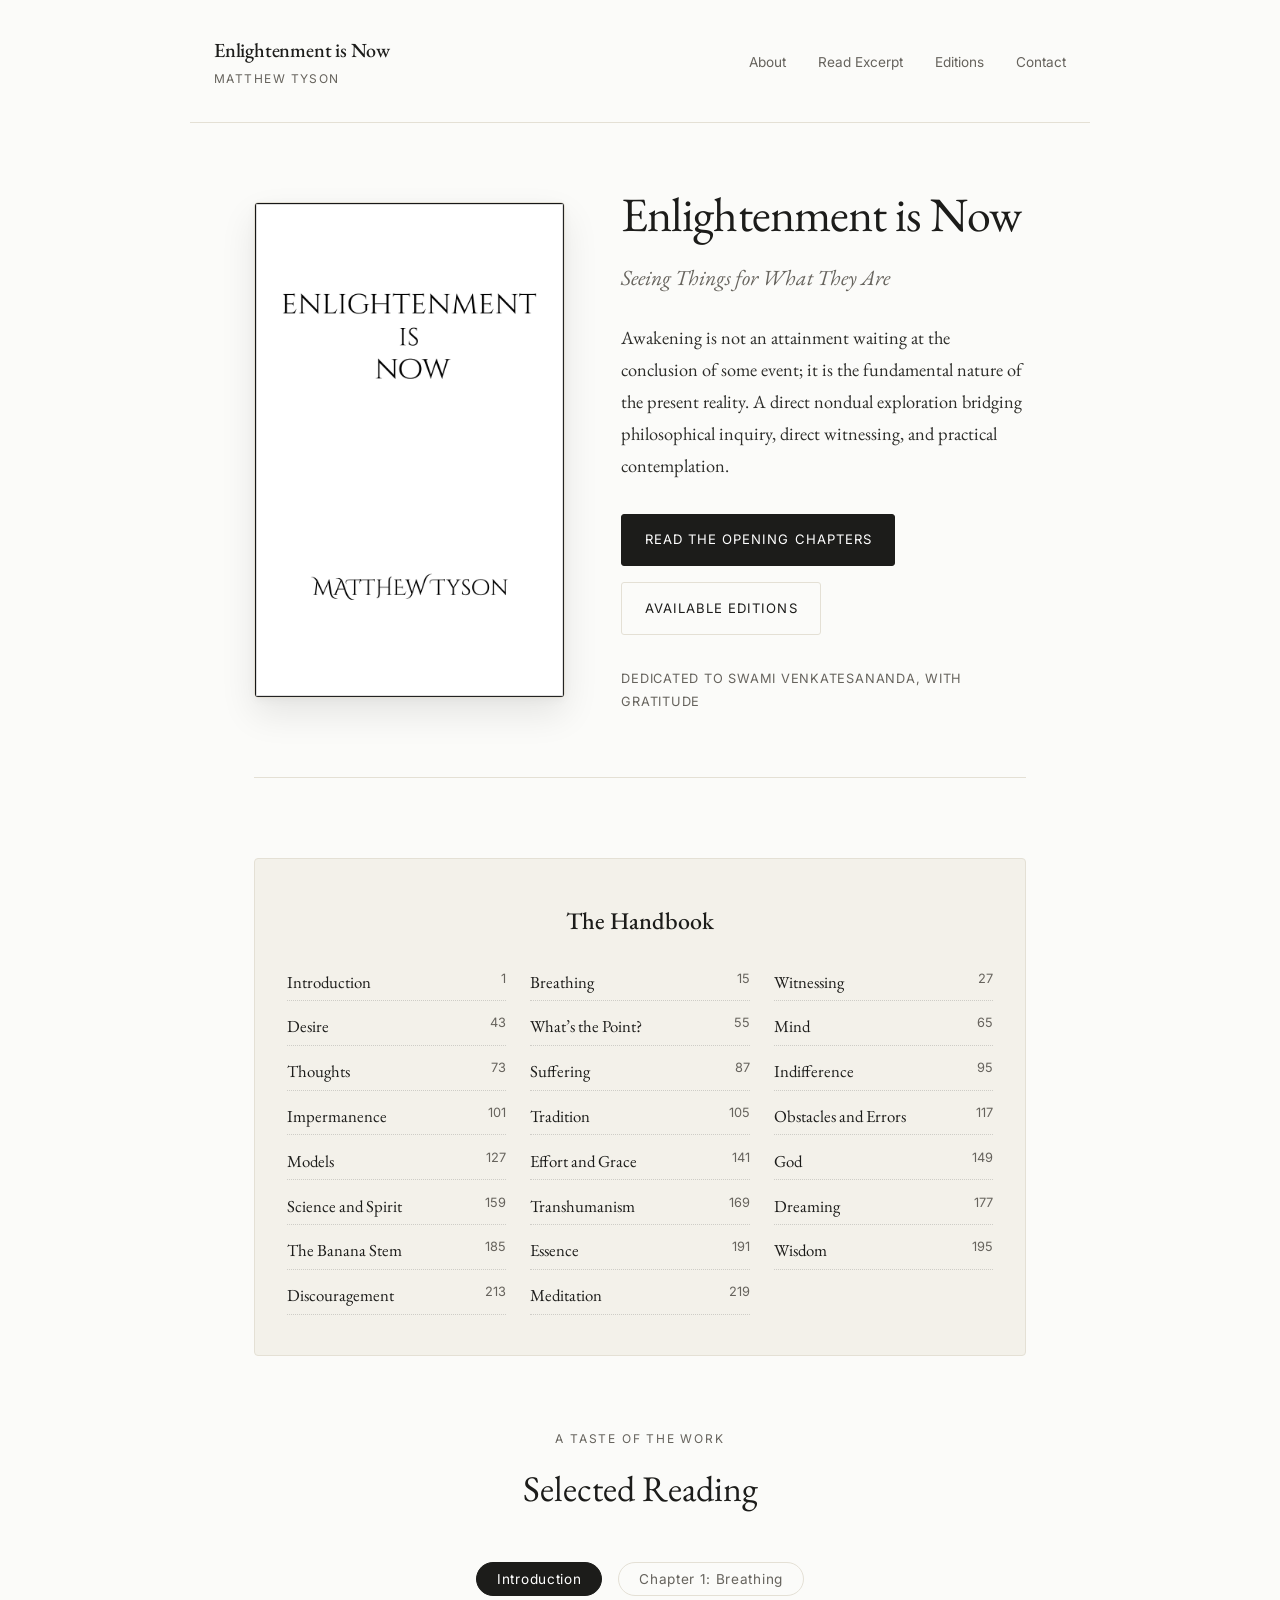
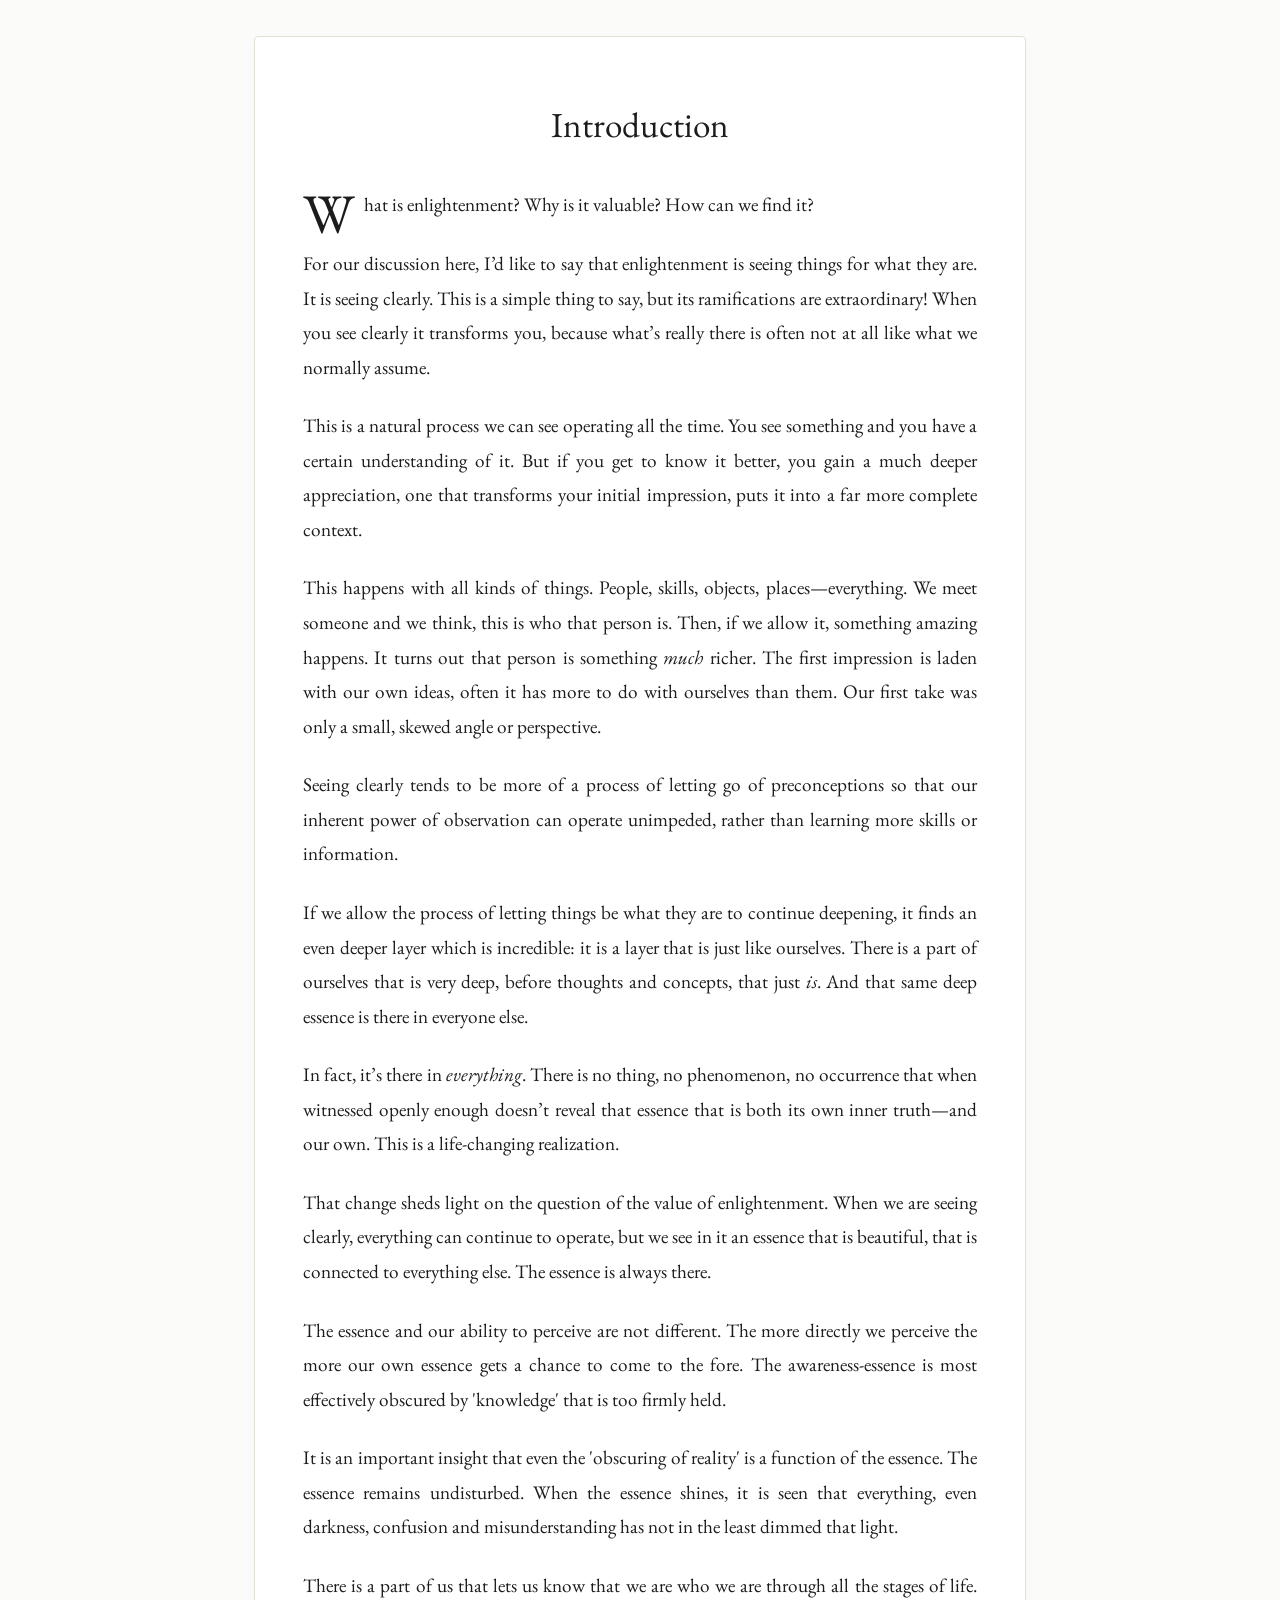
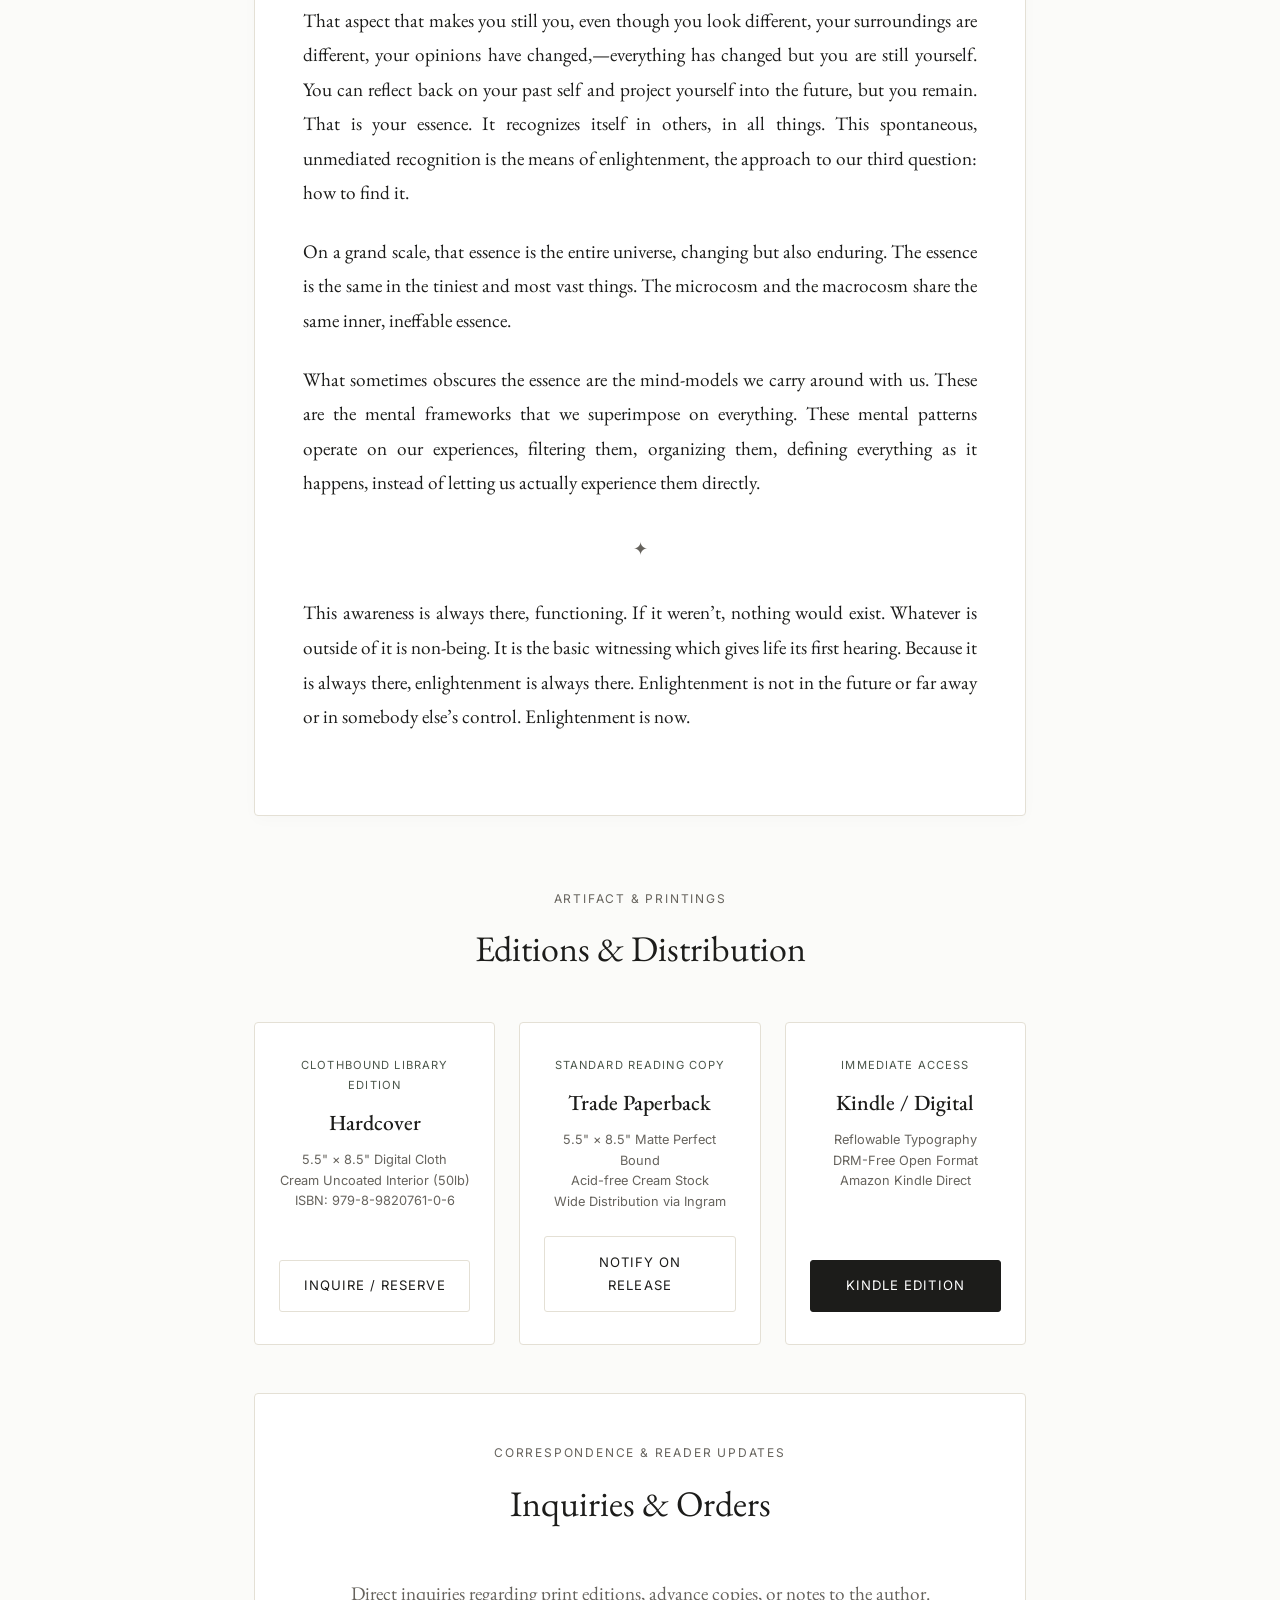
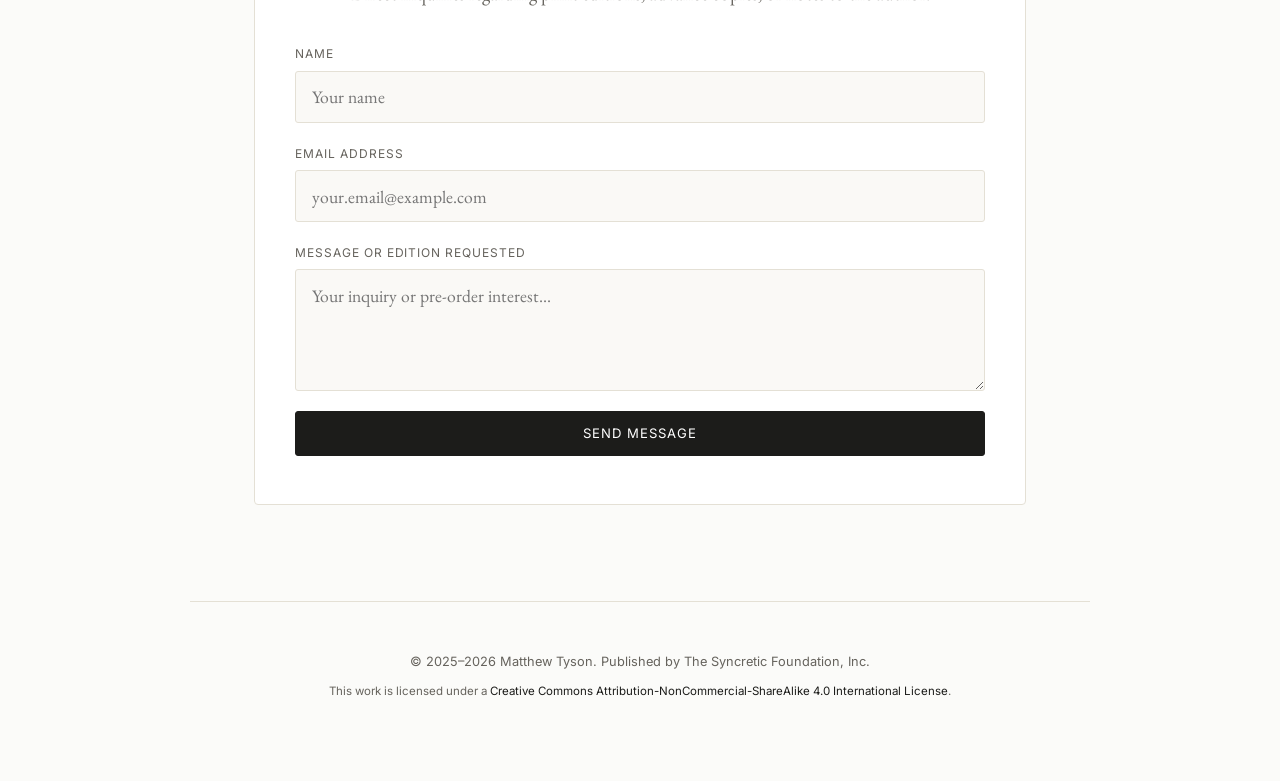
<file: index.html>
<!DOCTYPE html>
<html lang="en">

<head>
    <meta charset="UTF-8">
    <meta name="viewport" content="width=device-width, initial-scale=1.0">
    <title>Enlightenment is Now — Matthew Tyson</title>
    <meta name="description"
        content="A direct contemplative practice by Matthew Tyson. Exploring nondual awareness, breath, and immediate presence.">
    <link rel="preconnect" href="https://fonts.googleapis.com">
    <link rel="preconnect" href="https://fonts.gstatic.com" crossorigin>
    <meta property="og:title" content="Enlightenment is Now — Matthew Tyson">
    <meta property="og:description"
        content="A direct contemplative practice exploring nondual awareness, breath, and immediate presence.">
    <meta property="og:image" content="https://www.enlightenmentisnow.com/images/Kindle%20Cover%20(1).jpg">
    <meta property="og:url" content="https://www.enlightenmentisnow.com">
    <meta property="og:type" content="book">
    <meta name="twitter:card" content="summary_large_image">
    <link
        href="https://fonts.googleapis.com/css2?family=EB+Garamond:ital,wght@0,400..700;1,400..700&family=Inter:wght@300;400;500;600&display=swap"
        rel="stylesheet">
    <style>
        :root {
            --bg: #FBFBF9;
            --surface: #F3F1EA;
            --surface-card: #FFFFFF;
            --text: #1C1C1A;
            --text-muted: #66635D;
            --border: #E4E0D5;
            --accent: #2E382E;
            --accent-soft: #4A564A;
            --font-serif: 'EB Garamond', Georgia, serif;
            --font-sans: 'Inter', -apple-system, BlinkMacSystemFont, sans-serif;
        }

        * {
            box-sizing: border-box;
            margin: 0;
            padding: 0;
        }

        html {
            scroll-behavior: smooth;
        }

        body {
            background-color: var(--bg);
            color: var(--text);
            font-family: var(--font-serif);
            line-height: 1.8;
            font-size: 1.2rem;
            -webkit-font-smoothing: antialiased;
        }

        header {
            padding: 2rem 1.5rem;
            max-width: 900px;
            margin: 0 auto;
            display: flex;
            justify-content: space-between;
            align-items: center;
            border-bottom: 1px solid var(--border);
        }

        .brand {
            display: flex;
            flex-direction: column;
        }

        .brand .title {
            font-size: 1.25rem;
            font-weight: 500;
            letter-spacing: -0.01em;
            text-decoration: none;
            color: var(--text);
        }

        .brand .author {
            font-family: var(--font-sans);
            font-size: 0.75rem;
            text-transform: uppercase;
            letter-spacing: 0.12em;
            color: var(--text-muted);
        }

        nav a {
            font-family: var(--font-sans);
            font-size: 0.85rem;
            color: var(--text-muted);
            text-decoration: none;
            margin-left: 1.75rem;
            transition: color 0.2s;
        }

        nav a:hover {
            color: var(--text);
        }

        main {
            max-width: 820px;
            margin: 0 auto;
            padding: 4rem 1.5rem 6rem;
        }

        /* Hero */
        .hero {
            display: grid;
            grid-template-columns: 1fr 1.3fr;
            gap: 3.5rem;
            align-items: center;
            margin-bottom: 5rem;
            padding-bottom: 4rem;
            border-bottom: 1px solid var(--border);
        }

        .book-cover {
            width: 100%;
            max-width: 320px;
            height: auto;
            display: block;
            margin: 0 auto;
            border-radius: 4px;
            border: 1px solid var(--border);
            box-shadow: 0 16px 36px rgba(0, 0, 0, 0.09), 0 2px 8px rgba(0, 0, 0, 0.04);
            transition: transform 0.25s ease, box-shadow 0.25s ease;
        }

        .book-cover:hover {
            transform: translateY(-2px);
            box-shadow: 0 20px 42px rgba(0, 0, 0, 0.12), 0 4px 12px rgba(0, 0, 0, 0.06);
        }

        .hero-content h1 {
            font-size: 3rem;
            font-weight: 400;
            line-height: 1.15;
            margin-bottom: 1rem;
            letter-spacing: -0.02em;
        }

        .hero-content .subtitle {
            font-style: italic;
            font-size: 1.35rem;
            color: var(--text-muted);
            margin-bottom: 1.5rem;
        }

        .hero-content .thesis {
            font-size: 1.15rem;
            line-height: 1.75;
            margin-bottom: 2rem;
            color: #2D2D2A;
        }

        .hero-actions {
            display: flex;
            gap: 1rem;
            flex-wrap: wrap;
        }

        .btn {
            display: inline-block;
            font-family: var(--font-sans);
            font-size: 0.82rem;
            letter-spacing: 0.08em;
            text-transform: uppercase;
            text-decoration: none;
            padding: 0.85rem 1.4rem;
            border-radius: 3px;
            transition: all 0.2s;
            cursor: pointer;
        }

        .btn-primary {
            background: var(--text);
            color: #FFFFFF;
            border: 1px solid var(--text);
        }

        .btn-primary:hover {
            background: var(--accent);
            border-color: var(--accent);
        }

        .btn-outline {
            background: transparent;
            color: var(--text);
            border: 1px solid var(--border);
        }

        .btn-outline:hover {
            border-color: var(--text);
            background: rgba(0, 0, 0, 0.02);
        }

        .dedication {
            margin-top: 2rem;
            font-family: var(--font-sans);
            font-size: 0.8rem;
            letter-spacing: 0.06em;
            text-transform: uppercase;
            color: var(--text-muted);
        }

        /* Section Headers */
        .section-header {
            text-align: center;
            margin: 4.5rem 0 2.5rem;
        }

        .section-header .eyebrow {
            font-family: var(--font-sans);
            font-size: 0.75rem;
            letter-spacing: 0.15em;
            text-transform: uppercase;
            color: var(--text-muted);
            margin-bottom: 0.5rem;
        }

        .section-header h2 {
            font-size: 2.25rem;
            font-weight: 400;
        }

        /* Excerpts & Reading Experience */
        .reader-tabs {
            display: flex;
            justify-content: center;
            gap: 1rem;
            margin-bottom: 2.5rem;
        }

        .tab-btn {
            font-family: var(--font-sans);
            font-size: 0.85rem;
            letter-spacing: 0.05em;
            background: none;
            border: 1px solid var(--border);
            padding: 0.5rem 1.25rem;
            border-radius: 20px;
            color: var(--text-muted);
            cursor: pointer;
            transition: all 0.2s;
        }

        .tab-btn.active {
            background: var(--text);
            color: #FFFFFF;
            border-color: var(--text);
        }

        .chapter-view {
            display: none;
            background: #FFFFFF;
            border: 1px solid var(--border);
            border-radius: 4px;
            padding: 3.5rem 3rem;
            box-shadow: 0 4px 16px rgba(0, 0, 0, 0.02);
        }

        .chapter-view.active {
            display: block;
        }

        .chapter-view h3 {
            font-size: 2.2rem;
            font-weight: 400;
            margin-bottom: 2rem;
            text-align: center;
        }

        .reading-content p {
            margin-bottom: 1.5rem;
            text-align: justify;
            hyphens: auto;
        }

        .reading-content p:first-of-type::first-letter {
            float: left;
            font-size: 3.5rem;
            line-height: 0.8;
            padding-top: 4px;
            padding-right: 10px;
            padding-bottom: 0;
            font-family: var(--font-serif);
            color: var(--text);
        }

        .reading-content .asterisk-break {
            text-align: center;
            margin: 2rem 0;
            color: var(--text-muted);
            font-size: 1.1rem;
        }

        /* Table of Contents */
        .toc-container {
            background: var(--surface);
            border: 1px solid var(--border);
            border-radius: 4px;
            padding: 2.5rem 2rem;
            margin: 4rem 0;
        }

        .toc-container h3 {
            font-size: 1.5rem;
            font-weight: 500;
            margin-bottom: 1.5rem;
            text-align: center;
        }

        .toc-grid {
            display: grid;
            grid-template-columns: repeat(auto-fill, minmax(200px, 1fr));
            gap: 0.65rem 1.5rem;
            font-size: 1.05rem;
        }

        .toc-item {
            display: flex;
            justify-content: space-between;
            border-bottom: 1px dotted rgba(0, 0, 0, 0.15);
            padding-bottom: 0.2rem;
        }

        .toc-item .num {
            font-family: var(--font-sans);
            font-size: 0.8rem;
            color: var(--text-muted);
        }

        /* Editions Section */
        .editions-grid {
            display: grid;
            grid-template-columns: repeat(auto-fit, minmax(230px, 1fr));
            gap: 1.5rem;
            margin: 2rem 0;
        }

        .edition-card {
            background: var(--surface-card);
            border: 1px solid var(--border);
            border-radius: 4px;
            padding: 2rem 1.5rem;
            display: flex;
            flex-direction: column;
            justify-content: space-between;
            text-align: center;
        }

        .edition-card .badge {
            font-family: var(--font-sans);
            font-size: 0.7rem;
            letter-spacing: 0.1em;
            text-transform: uppercase;
            color: var(--accent-soft);
            margin-bottom: 0.5rem;
        }

        .edition-card h4 {
            font-size: 1.35rem;
            font-weight: 500;
            margin-bottom: 0.5rem;
        }

        .edition-card .specs {
            font-family: var(--font-sans);
            font-size: 0.8rem;
            color: var(--text-muted);
            line-height: 1.6;
            margin-bottom: 1.5rem;
        }

        /* Contact Form */
        .contact-container {
            background: #FFFFFF;
            border: 1px solid var(--border);
            border-radius: 4px;
            padding: 3rem 2.5rem;
            margin-top: 3rem;
        }

        .form-group {
            display: flex;
            flex-direction: column;
            gap: 0.35rem;
            margin-bottom: 1.25rem;
        }

        label {
            font-family: var(--font-sans);
            font-size: 0.75rem;
            text-transform: uppercase;
            letter-spacing: 0.08em;
            color: var(--text-muted);
        }

        input,
        textarea {
            width: 100%;
            background: #FAF9F6;
            border: 1px solid var(--border);
            padding: 0.85rem 1rem;
            font-family: var(--font-serif);
            font-size: 1.1rem;
            border-radius: 3px;
            color: var(--text);
            outline: none;
            transition: border-color 0.2s, background 0.2s;
        }

        input:focus,
        textarea:focus {
            background: #FFFFFF;
            border-color: var(--accent);
        }

        footer {
            max-width: 900px;
            margin: 0 auto;
            padding: 3rem 1.5rem 5rem;
            border-top: 1px solid var(--border);
            text-align: center;
            font-family: var(--font-sans);
            font-size: 0.8rem;
            color: var(--text-muted);
            line-height: 1.8;
        }

        footer a {
            color: var(--text);
            text-decoration: none;
        }

        footer a:hover {
            text-decoration: underline;
        }

        @media (max-width: 768px) {
            .hero {
                grid-template-columns: 1fr;
                gap: 2.5rem;
            }

            .book-cover {
                max-width: 240px;
            }

            .chapter-view {
                padding: 2rem 1.5rem;
            }

            .hero-content h1 {
                font-size: 2.5rem;
            }

            body {
                font-size: 1.15rem;
            }
        }
    </style>
</head>

<body>

    <header>
        <div class="brand">
            <a href="#" class="title">Enlightenment is Now</a>
            <span class="author">Matthew Tyson</span>
        </div>
        <nav>
            <a href="#about">About</a>
            <a href="#read">Read Excerpt</a>
            <a href="#editions">Editions</a>
            <a href="#contact">Contact</a>
        </nav>
    </header>

    <main>
        <!-- HERO SECTION -->
        <section class="hero" id="about">
            <div class="cover-wrapper">
                <img src="images/Kindle%20Cover%20(1).jpg" alt="Enlightenment is Now by Matthew Tyson book cover"
                    class="book-cover">
            </div>

            <div class="hero-content">
                <h1>Enlightenment is Now</h1>
                <div class="subtitle">Seeing Things for What They Are</div>
                <p class="thesis">
                    Awakening is not an attainment waiting at the conclusion of some event; it is the fundamental nature
                    of
                    the present reality. A direct nondual exploration bridging philosophical inquiry, direct witnessing,
                    and practical contemplation.
                </p>

                <div class="hero-actions">
                    <a href="#read" class="btn btn-primary">Read the Opening Chapters</a>
                    <a href="#editions" class="btn btn-outline">Available Editions</a>
                </div>

                <div class="dedication">
                    Dedicated to Swami Venkatesananda, with Gratitude
                </div>
            </div>
        </section>

        <!-- TABLE OF CONTENTS SNAPSHOT -->
        <section class="toc-container">
            <h3>The Handbook</h3>
            <div class="toc-grid">
                <div class="toc-item"><span>Introduction</span><span class="num">1</span></div>
                <div class="toc-item"><span>Breathing</span><span class="num">15</span></div>
                <div class="toc-item"><span>Witnessing</span><span class="num">27</span></div>
                <div class="toc-item"><span>Desire</span><span class="num">43</span></div>
                <div class="toc-item"><span>What’s the Point?</span><span class="num">55</span></div>
                <div class="toc-item"><span>Mind</span><span class="num">65</span></div>
                <div class="toc-item"><span>Thoughts</span><span class="num">73</span></div>
                <div class="toc-item"><span>Suffering</span><span class="num">87</span></div>
                <div class="toc-item"><span>Indifference</span><span class="num">95</span></div>
                <div class="toc-item"><span>Impermanence</span><span class="num">101</span></div>
                <div class="toc-item"><span>Tradition</span><span class="num">105</span></div>
                <div class="toc-item"><span>Obstacles and Errors</span><span class="num">117</span></div>
                <div class="toc-item"><span>Models</span><span class="num">127</span></div>
                <div class="toc-item"><span>Effort and Grace</span><span class="num">141</span></div>
                <div class="toc-item"><span>God</span><span class="num">149</span></div>
                <div class="toc-item"><span>Science and Spirit</span><span class="num">159</span></div>
                <div class="toc-item"><span>Transhumanism</span><span class="num">169</span></div>
                <div class="toc-item"><span>Dreaming</span><span class="num">177</span></div>
                <div class="toc-item"><span>The Banana Stem</span><span class="num">185</span></div>
                <div class="toc-item"><span>Essence</span><span class="num">191</span></div>
                <div class="toc-item"><span>Wisdom</span><span class="num">195</span></div>
                <div class="toc-item"><span>Discouragement</span><span class="num">213</span></div>
                <div class="toc-item"><span>Meditation</span><span class="num">219</span></div>
            </div>
        </section>

        <!-- EXCERPT READER -->
        <section id="read">
            <div class="section-header">
                <div class="eyebrow">A Taste of the Work</div>
                <h2>Selected Reading</h2>
            </div>

            <div class="reader-tabs">
                <button class="tab-btn active" onclick="switchChapter('intro')">Introduction</button>
                <button class="tab-btn" onclick="switchChapter('breathing')">Chapter 1: Breathing</button>
            </div>

            <!-- Introduction View -->
            <article id="ch-intro" class="chapter-view active">
                <h3>Introduction</h3>
                <div class="reading-content">
                    <p>What is enlightenment? Why is it valuable? How can we find it?</p>
                    <p>For our discussion here, I’d like to say that enlightenment is seeing things for what they are.
                        It is seeing clearly. This is a simple thing to say, but its ramifications are extraordinary!
                        When you see clearly it transforms you, because what’s really there is often not at all like
                        what we normally assume.</p>
                    <p>This is a natural process we can see operating all the time. You see something and you have a
                        certain understanding of it. But if you get to know it better, you gain a much deeper
                        appreciation, one that transforms your initial impression, puts it into a far more complete
                        context.</p>
                    <p>This happens with all kinds of things. People, skills, objects, places—everything. We meet
                        someone and we think, this is who that person is. Then, if we allow it, something amazing
                        happens. It turns out that person is something <em>much</em> richer. The first impression is
                        laden with our own ideas, often it has more to do with ourselves than them. Our first take was
                        only a small, skewed angle or perspective.</p>
                    <p>Seeing clearly tends to be more of a process of letting go of preconceptions so that our inherent
                        power of observation can operate unimpeded, rather than learning more skills or information.</p>
                    <p>If we allow the process of letting things be what they are to continue deepening, it finds an
                        even deeper layer which is incredible: it is a layer that is just like ourselves. There is a
                        part of ourselves that is very deep, before thoughts and concepts, that just <em>is</em>. And
                        that same deep essence is there in everyone else.</p>
                    <p>In fact, it’s there in <em>everything</em>. There is no thing, no phenomenon, no occurrence that
                        when witnessed openly enough doesn’t reveal that essence that is both its own inner truth—and
                        our own. This is a life-changing realization.</p>
                    <p>That change sheds light on the question of the value of enlightenment. When we are seeing
                        clearly, everything can continue to operate, but we see in it an essence that is beautiful, that
                        is connected to everything else. The essence is always there.</p>
                    <p>The essence and our ability to perceive are not different. The more directly we perceive the more
                        our own essence gets a chance to come to the fore. The awareness-essence is most effectively
                        obscured by 'knowledge' that is too firmly held.</p>
                    <p>It is an important insight that even the 'obscuring of reality' is a function of the essence. The
                        essence remains undisturbed. When the essence shines, it is seen that everything, even darkness,
                        confusion and misunderstanding has not in the least dimmed that light.</p>
                    <p>There is a part of us that lets us know that we are who we are through all the stages of life.
                        That aspect that makes you still you, even though you look different, your surroundings are
                        different, your opinions have changed,—everything has changed but you are still yourself. You
                        can reflect back on your past self and project yourself into the future, but you remain. That is
                        your essence. It recognizes itself in others, in all things. This spontaneous, unmediated
                        recognition is the means of enlightenment, the approach to our third question: how to find it.
                    </p>
                    <p>On a grand scale, that essence is the entire universe, changing but also enduring. The essence is
                        the same in the tiniest and most vast things. The microcosm and the macrocosm share the same
                        inner, ineffable essence.</p>
                    <p>What sometimes obscures the essence are the mind-models we carry around with us. These are the
                        mental frameworks that we superimpose on everything. These mental patterns operate on our
                        experiences, filtering them, organizing them, defining everything as it happens, instead of
                        letting us actually experience them directly.</p>
                    <div class="asterisk-break">✦</div>
                    <p>This awareness is always there, functioning. If it weren’t, nothing would exist. Whatever is
                        outside of it is non-being. It is the basic witnessing which gives life its first hearing.
                        Because it is always there, enlightenment is always there. Enlightenment is not in the future or
                        far away or in somebody else’s control. Enlightenment is now.</p>
                </div>
            </article>

            <!-- Breathing View -->
            <article id="ch-breathing" class="chapter-view">
                <h3>Breathing</h3>
                <div class="reading-content">
                    <p>A good place to practice awareness is with the breath. It is always there with us. Watching the
                        breath can be an uncomplicated thing, more of a remembering to notice than a technique.</p>
                    <p>There are plenty of breathing techniques out there and they may be very helpful, but here we are
                        concerned with just the natural breath, with paying attention to it, more than making it do
                        something special. It’s already doing something very special.</p>
                    <p>In life and on the spiritual path, we are in need of something we can rely on. Our worldly
                        fortunes are always rising and falling. There are contradictory expert opinions on every
                        possible topic. Thoughts are continually finding themselves in a confusion. It is very easy to
                        become lost in ideas and impressions. Emotions will carry you off and deposit you somewhere. It
                        can be very hard to distinguish what is really happening. Just turning on the news or having a
                        conversation with a family member can trigger a whole cascading stream of thinking that carries
                        us away.</p>
                    <p>The breath can be our homebase.</p>
                    <p>Sometimes we end up at war with ourselves. We try to eliminate negative thoughts and cultivate
                        the state of mind we want. It can be hard to even figure out what is real anymore. The dance of
                        seeing what is there, taking action to change it, and having feelings about it can take on a
                        life of its own.</p>
                    <p>What we ‘know’ is sometimes wrong, that is for sure. Have you ever worried about something, so
                        much so that you can’t even sleep at night and then find the very next day that the thing wasn’t
                        a problem at all?</p>
                    <p>The breath is real. That much we can be sure of. Without arguing with the mind, we can simply
                        turn the attention to the breath. When you are observing the breath, the thinking process will
                        naturally settle down.</p>
                    <div class="asterisk-break">✦</div>
                    <p>Thoughts will continue to arise and that is fine. That is their nature, it’s what they do: they
                        come up, they fall away. It’s very much like the wind through the trees. Sometimes it blows
                        hard, sometimes soft. The difference is that the wind might actually blow the tree down.
                        Thoughts aren’t actually dangerous—until we take action on them or they stir up enough hurtful
                        emotion to cause damage.</p>
                    <p>Thoughts and emotions like to come and present themselves as absolutely essential. You know what
                        <em>is</em> actually essential? Breathing.
                    </p>
                    <p>At first, the breath might seem boring. That is actually not true. It is always changing! There
                        is a fascinating immediacy to the breath. It is reflecting how we are moving our body, our
                        emotional state, our thinking. And how we breathe in turn influences these things. It's an
                        interconnected system. This is all stuff we can observe. It’s interesting. It doesn’t mean we
                        have to control it, or even understand it.</p>
                    <p>The breath exists right on the continental divide where on one side, our will is in charge and on
                        the other, things just happen in their own way. The breath works both under our direct will and
                        also on its own. This fact is itself extraordinary and worthy of attention.</p>
                    <p>Just acknowledge that all that is there, but let your awareness rest on the breathing. This you
                        can do anytime, without permission from anyone, without losing anything or undertaking a great
                        effort. It's just an act of noticing. This simple practice can give you a real, reliable
                        touchstone as you go through everyday life and walk the spiritual path.</p>
                </div>
            </article>
        </section>

        <!-- EDITIONS & SPECIFICATIONS -->
        <section id="editions">
            <div class="section-header">
                <div class="eyebrow">Artifact & Printings</div>
                <h2>Editions & Distribution</h2>
            </div>

            <div class="editions-grid">
                <div class="edition-card">
                    <div>
                        <div class="badge">Clothbound Library Edition</div>
                        <h4>Hardcover</h4>
                        <div class="specs">
                            5.5" × 8.5" Digital Cloth<br>
                            Cream Uncoated Interior (50lb)<br>
                            ISBN: 979-8-9820761-0-6
                        </div>
                    </div>
                    <a href="#contact" class="btn btn-outline">Inquire / Reserve</a>
                </div>

                <div class="edition-card">
                    <div>
                        <div class="badge">Standard Reading Copy</div>
                        <h4>Trade Paperback</h4>
                        <div class="specs">
                            5.5" × 8.5" Matte Perfect Bound<br>
                            Acid-free Cream Stock<br>
                            Wide Distribution via Ingram
                        </div>
                    </div>
                    <a href="#contact" class="btn btn-outline">Notify on Release</a>
                </div>

                <div class="edition-card">
                    <div>
                        <div class="badge">Immediate Access</div>
                        <h4>Kindle / Digital</h4>
                        <div class="specs">
                            Reflowable Typography<br>
                            DRM-Free Open Format<br>
                            Amazon Kindle Direct
                        </div>
                    </div>
                    <a href="https://buy.stripe.com/aFaeVdclufU0gDI0SJcQU01" class="btn btn-primary">Kindle Edition</a>
                </div>
            </div>
        </section>

        <!-- CONTACT & PRE-ORDER FORM -->
        <section id="contact" class="contact-container">
            <div class="section-header" style="margin-top: 0;">
                <div class="eyebrow">Correspondence & Reader Updates</div>
                <h2>Inquiries & Orders</h2>
            </div>

            <p style="text-align: center; color: var(--text-muted); margin-bottom: 2rem;">
                Direct inquiries regarding print editions, advance copies, or notes to the author.
            </p>

            <form id="contact-form">
                <div class="form-group">
                    <label for="name">Name</label>
                    <input type="text" id="name" required placeholder="Your name">
                </div>

                <div class="form-group">
                    <label for="email">Email Address</label>
                    <input type="email" id="email" required placeholder="your.email@example.com">
                </div>

                <div class="form-group">
                    <label for="message">Message or Edition Requested</label>
                    <textarea id="message" rows="4" required
                        placeholder="Your inquiry or pre-order interest..."></textarea>
                </div>

                <button type="submit" id="submit-btn" class="btn btn-primary" style="width: 100%;">Send Message</button>
            </form>
        </section>
    </main>

    <footer>
        <p>&copy; 2025–2026 Matthew Tyson. Published by The Syncretic Foundation, Inc.</p>
        <p style="font-size: 0.72rem; margin-top: 0.5rem;">
            This work is licensed under a <a href="https://creativecommons.org/licenses/by-nc-sa/4.0/" target="_blank"
                rel="noopener">Creative Commons Attribution-NonCommercial-ShareAlike 4.0 International License</a>.
        </p>
    </footer>

    <script>
        function switchChapter(ch) {
            document.querySelectorAll('.tab-btn').forEach(b => b.classList.remove('active'));
            document.querySelectorAll('.chapter-view').forEach(v => v.classList.remove('active'));

            if (ch === 'intro') {
                document.querySelectorAll('.tab-btn')[0].classList.add('active');
                document.getElementById('ch-intro').classList.add('active');
            } else {
                document.querySelectorAll('.tab-btn')[1].classList.add('active');
                document.getElementById('ch-breathing').classList.add('active');
            }
        }

        const form = document.getElementById('contact-form');
        const btn = document.getElementById('submit-btn');

        form.addEventListener('submit', async (e) => {
            console.log("begin submit");
            e.preventDefault();

            const origText = btn.innerText;
            btn.innerText = 'Sending...';
            btn.disabled = true;

            const payload = {
                name: document.getElementById('name').value.trim(),
                email: document.getElementById('email').value.trim(),
                message: document.getElementById('message').value.trim(),
            };

            console.log("payload: " + JSON.stringify(payload));

            try {
                const res = await fetch('/api/contact', {
                    method: 'POST',
                    headers: { 'Content-Type': 'application/json' },
                    body: JSON.stringify(payload)
                });

                if (res.ok) {
                    btn.innerText = 'Delivered. Thank you.';
                    btn.style.backgroundColor = '#2E382E';
                    form.reset();
                } else {
                    btn.innerText = 'Error. Please Try Again.';
                    btn.disabled = false;
                }
            } catch (err) {
                btn.innerText = 'Error. Please Try Again.';
                btn.disabled = false;
            }
        });
    </script>
</body>

</html>
</file>
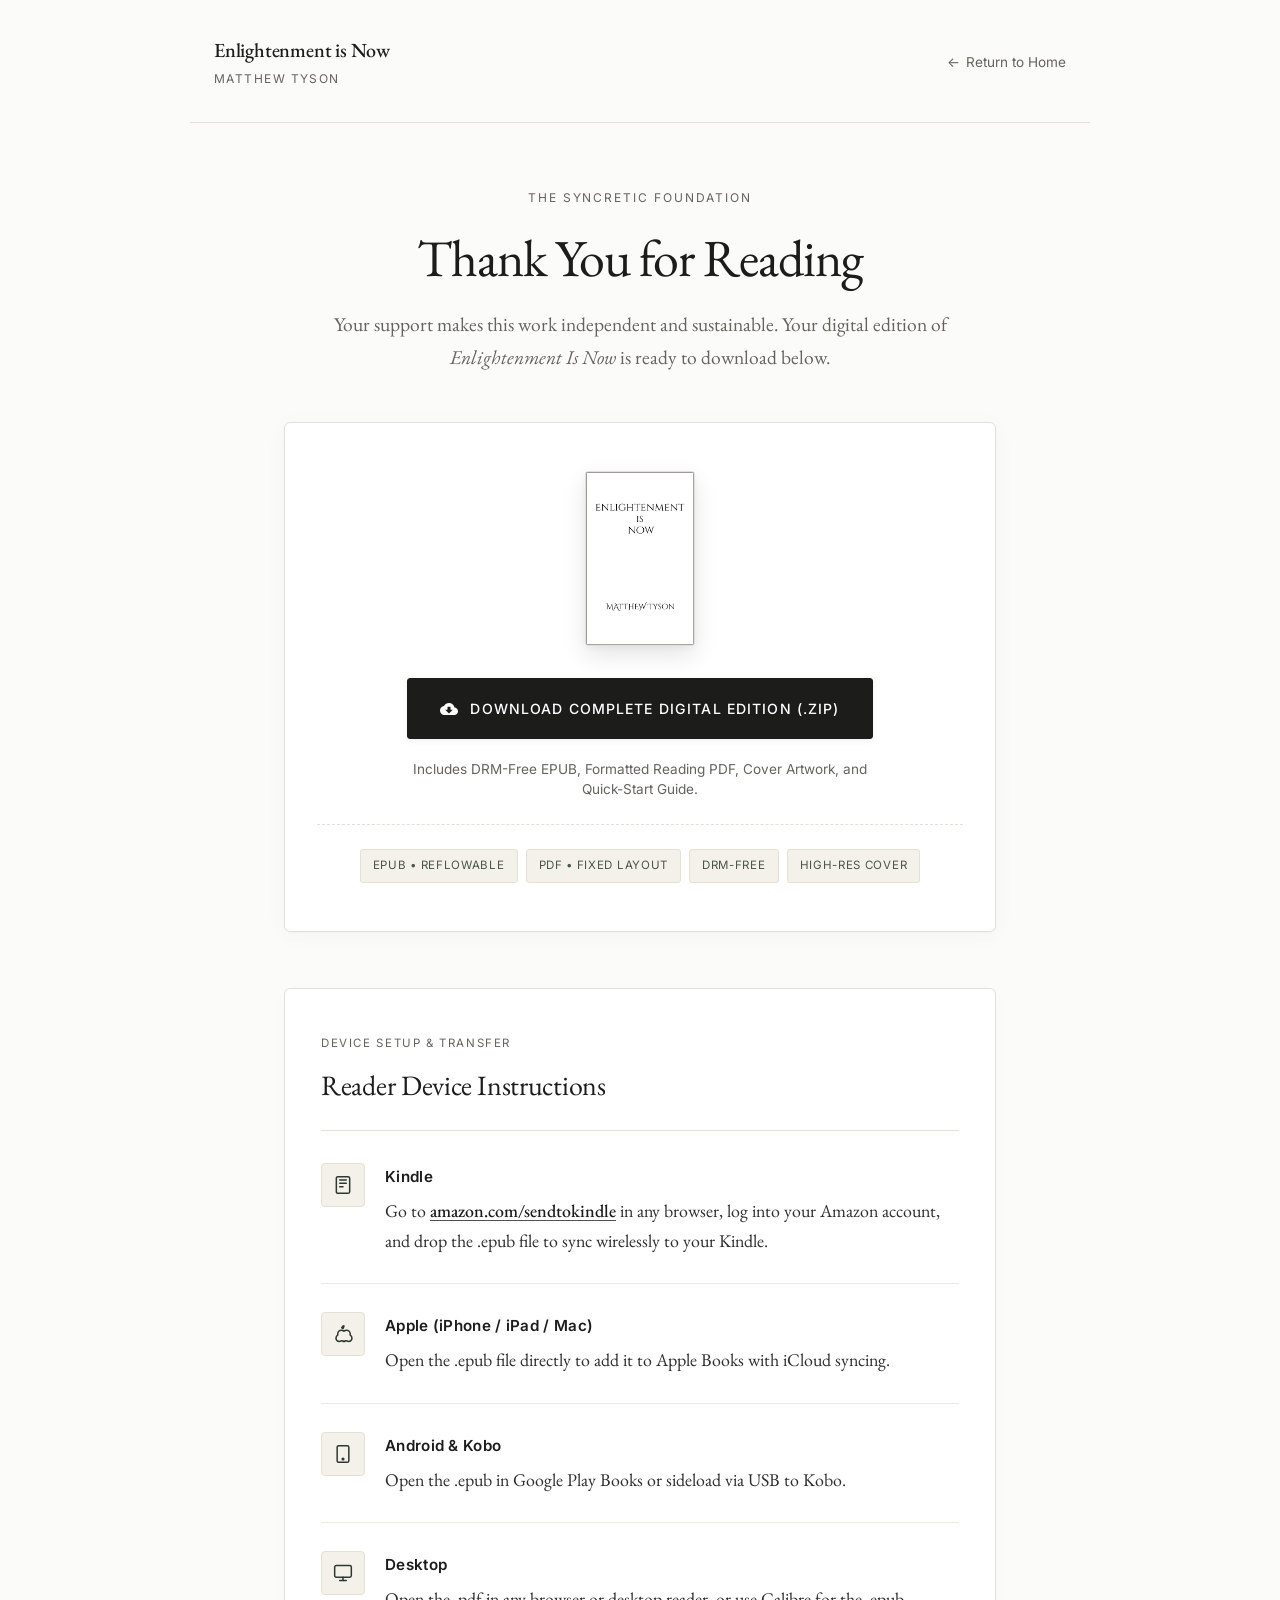
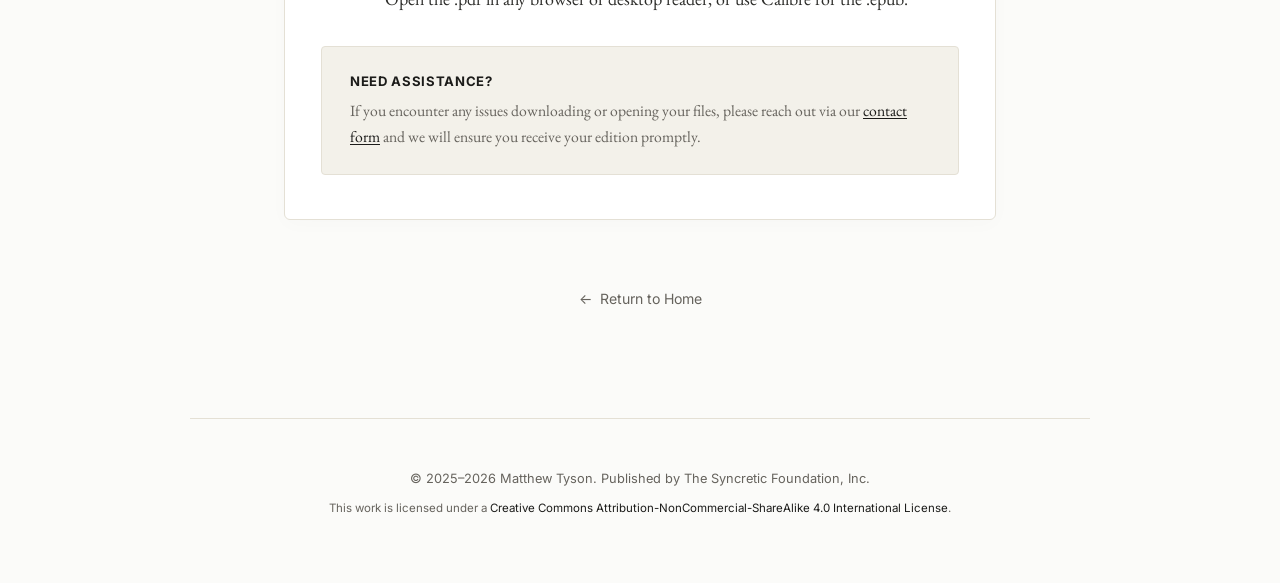
<file: reading/index.html>
<!DOCTYPE html>
<html lang="en">

<head>
    <meta charset="UTF-8">
    <meta name="viewport" content="width=device-width, initial-scale=1.0">
    <title>Digital Edition Delivery — Enlightenment is Now</title>
    <meta name="description"
        content="Download your digital edition of Enlightenment Is Now by Matthew Tyson. Includes DRM-free EPUB, PDF, and device setup instructions for Kindle, Apple Books, Kobo, and desktop.">
    <link rel="preconnect" href="https://fonts.googleapis.com">
    <link rel="preconnect" href="https://fonts.gstatic.com" crossorigin>
    <meta property="og:title" content="Digital Edition Delivery — Enlightenment is Now">
    <meta property="og:description"
        content="Download your digital edition of Enlightenment Is Now by Matthew Tyson and setup instructions for your reader.">
    <meta property="og:image" content="https://www.enlightenmentisnow.com/images/Kindle%20Cover%20(1).jpg">
    <meta property="og:url" content="https://www.enlightenmentisnow.com/reading">
    <meta property="og:type" content="website">
    <meta name="twitter:card" content="summary_large_image">
    <link rel="apple-touch-icon" sizes="180x180" href="/favicon_io/apple-touch-icon.png">
    <link rel="icon" type="image/png" sizes="32x32" href="/favicon_io/favicon-32x32.png">
    <link rel="icon" type="image/png" sizes="16x16" href="/favicon_io/favicon-16x16.png">
    <link
        href="https://fonts.googleapis.com/css2?family=EB+Garamond:ital,wght@0,400..700;1,400..700&family=Inter:wght@300;400;500;600&display=swap"
        rel="stylesheet">
    <style>
        :root {
            --bg: #FBFBF9;
            --surface: #F3F1EA;
            --surface-card: #FFFFFF;
            --text: #1C1C1A;
            --text-muted: #66635D;
            --border: #E4E0D5;
            --accent: #2E382E;
            --accent-soft: #4A564A;
            --font-serif: 'EB Garamond', Georgia, serif;
            --font-sans: 'Inter', -apple-system, BlinkMacSystemFont, sans-serif;
        }

        * {
            box-sizing: border-box;
            margin: 0;
            padding: 0;
        }

        html {
            scroll-behavior: smooth;
        }

        body {
            background-color: var(--bg);
            color: var(--text);
            font-family: var(--font-serif);
            line-height: 1.8;
            font-size: 1.2rem;
            -webkit-font-smoothing: antialiased;
            min-height: 100vh;
            display: flex;
            flex-direction: column;
        }

        header {
            padding: 2rem 1.5rem;
            max-width: 900px;
            width: 100%;
            margin: 0 auto;
            display: flex;
            justify-content: space-between;
            align-items: center;
            border-bottom: 1px solid var(--border);
        }

        .brand {
            display: flex;
            flex-direction: column;
        }

        .brand .title {
            font-size: 1.25rem;
            font-weight: 500;
            letter-spacing: -0.01em;
            text-decoration: none;
            color: var(--text);
            transition: color 0.2s;
        }

        .brand .title:hover {
            color: var(--accent);
        }

        .brand .author {
            font-family: var(--font-sans);
            font-size: 0.75rem;
            text-transform: uppercase;
            letter-spacing: 0.12em;
            color: var(--text-muted);
        }

        nav .back-link {
            font-family: var(--font-sans);
            font-size: 0.85rem;
            color: var(--text-muted);
            text-decoration: none;
            display: inline-flex;
            align-items: center;
            gap: 0.35rem;
            transition: color 0.2s, transform 0.2s;
        }

        nav .back-link:hover {
            color: var(--text);
            transform: translateX(-2px);
        }

        main {
            flex: 1;
            max-width: 760px;
            width: 100%;
            margin: 0 auto;
            padding: 3.5rem 1.5rem 6rem;
        }

        /* Hero / Thank You Header */
        .delivery-header {
            text-align: center;
            margin-bottom: 3rem;
        }

        .publisher-label {
            font-family: var(--font-sans);
            font-size: 0.75rem;
            letter-spacing: 0.16em;
            text-transform: uppercase;
            color: var(--text-muted);
            margin-bottom: 1.25rem;
            display: inline-block;
        }

        .delivery-header h1 {
            font-size: clamp(2.3rem, 5vw, 3.25rem);
            font-weight: 400;
            line-height: 1.15;
            letter-spacing: -0.02em;
            color: var(--text);
            margin-bottom: 1.25rem;
        }

        .delivery-header .subheading {
            font-size: 1.22rem;
            line-height: 1.7;
            color: var(--text-muted);
            max-width: 620px;
            margin: 0 auto;
        }

        /* Download Card */
        .download-card {
            background: var(--surface-card);
            border: 1px solid var(--border);
            border-radius: 6px;
            padding: 3rem 2rem;
            text-align: center;
            box-shadow: 0 4px 24px rgba(0, 0, 0, 0.03), 0 1px 3px rgba(0, 0, 0, 0.02);
            margin-bottom: 3.5rem;
            position: relative;
        }

        .book-preview {
            width: 110px;
            height: auto;
            border-radius: 3px;
            border: 1px solid var(--border);
            box-shadow: 0 10px 24px rgba(0, 0, 0, 0.1), 0 2px 6px rgba(0, 0, 0, 0.04);
            margin: 0 auto 2rem;
            display: block;
            transition: transform 0.25s ease;
        }

        .book-preview:hover {
            transform: translateY(-2px);
        }

        .btn {
            display: inline-flex;
            align-items: center;
            justify-content: center;
            gap: 0.75rem;
            font-family: var(--font-sans);
            font-size: 0.88rem;
            font-weight: 500;
            letter-spacing: 0.08em;
            text-transform: uppercase;
            text-decoration: none;
            padding: 1.05rem 2rem;
            border-radius: 3px;
            transition: all 0.2s ease;
            cursor: pointer;
            box-shadow: 0 2px 6px rgba(0, 0, 0, 0.06);
        }

        .btn-primary {
            background: var(--text);
            color: #FFFFFF;
            border: 1px solid var(--text);
        }

        .btn-primary:hover {
            background: var(--accent);
            border-color: var(--accent);
            transform: translateY(-1px);
            box-shadow: 0 6px 18px rgba(0, 0, 0, 0.12);
        }

        .btn-icon {
            width: 18px;
            height: 18px;
            fill: currentColor;
        }

        .download-subtext {
            font-family: var(--font-sans);
            font-size: 0.85rem;
            color: var(--text-muted);
            margin-top: 1.25rem;
            line-height: 1.5;
            max-width: 480px;
            margin-left: auto;
            margin-right: auto;
        }

        .file-badges {
            display: flex;
            justify-content: center;
            gap: 0.5rem;
            flex-wrap: wrap;
            margin-top: 1.5rem;
            padding-top: 1.5rem;
            border-top: 1px dashed var(--border);
        }

        .badge {
            font-family: var(--font-sans);
            font-size: 0.72rem;
            letter-spacing: 0.06em;
            text-transform: uppercase;
            background: var(--surface);
            color: var(--accent-soft);
            padding: 0.35rem 0.75rem;
            border-radius: 3px;
            border: 1px solid var(--border);
        }

        /* Instructions Section */
        .instructions-card {
            background: var(--surface-card);
            border: 1px solid var(--border);
            border-radius: 6px;
            padding: 2.75rem 2.25rem;
            box-shadow: 0 4px 20px rgba(0, 0, 0, 0.02);
            margin-bottom: 3.5rem;
        }

        .instructions-header {
            margin-bottom: 2rem;
            padding-bottom: 1.25rem;
            border-bottom: 1px solid var(--border);
        }

        .instructions-header .eyebrow {
            font-family: var(--font-sans);
            font-size: 0.72rem;
            letter-spacing: 0.14em;
            text-transform: uppercase;
            color: var(--text-muted);
            margin-bottom: 0.4rem;
        }

        .instructions-header h2 {
            font-size: 1.75rem;
            font-weight: 400;
            letter-spacing: -0.01em;
            color: var(--text);
        }

        .devices-list {
            display: flex;
            flex-direction: column;
            gap: 1.75rem;
        }

        .device-item {
            display: grid;
            grid-template-columns: 44px 1fr;
            gap: 1.25rem;
            align-items: start;
        }

        .device-icon-box {
            width: 44px;
            height: 44px;
            border-radius: 4px;
            background: var(--surface);
            border: 1px solid var(--border);
            display: flex;
            align-items: center;
            justify-content: center;
            color: var(--accent);
        }

        .device-icon-box svg {
            width: 20px;
            height: 20px;
            fill: none;
            stroke: currentColor;
            stroke-width: 1.8;
            stroke-linecap: round;
            stroke-linejoin: round;
        }

        .device-text h3 {
            font-family: var(--font-sans);
            font-size: 0.95rem;
            font-weight: 600;
            letter-spacing: 0.02em;
            color: var(--text);
            margin-bottom: 0.35rem;
        }

        .device-text p {
            font-family: var(--font-serif);
            font-size: 1.12rem;
            line-height: 1.65;
            color: #2D2D2A;
        }

        .device-text a {
            color: var(--text);
            text-decoration: underline;
            text-underline-offset: 3px;
            text-decoration-color: var(--accent-soft);
            font-weight: 500;
            transition: color 0.2s, text-decoration-color 0.2s;
        }

        .device-text a:hover {
            color: var(--accent);
            text-decoration-color: var(--text);
        }

        .device-divider {
            height: 1px;
            background: var(--border);
            margin: 0;
            opacity: 0.7;
        }

        /* Note box */
        .support-box {
            background: var(--surface);
            border: 1px solid var(--border);
            border-radius: 4px;
            padding: 1.5rem 1.75rem;
            margin-top: 2rem;
            font-size: 0.98rem;
            line-height: 1.65;
            color: var(--text-muted);
        }

        .support-box strong {
            color: var(--text);
            font-family: var(--font-sans);
            font-size: 0.82rem;
            letter-spacing: 0.05em;
            text-transform: uppercase;
            display: block;
            margin-bottom: 0.35rem;
        }

        .support-box a {
            color: var(--text);
            text-decoration: underline;
            text-underline-offset: 2px;
        }

        /* Bottom return navigation */
        .bottom-nav {
            text-align: center;
            margin-top: 1rem;
        }

        .bottom-nav .home-link {
            font-family: var(--font-sans);
            font-size: 0.88rem;
            color: var(--text-muted);
            text-decoration: none;
            display: inline-flex;
            align-items: center;
            gap: 0.5rem;
            padding: 0.6rem 1.2rem;
            border-radius: 20px;
            border: 1px solid transparent;
            transition: all 0.2s ease;
        }

        .bottom-nav .home-link:hover {
            color: var(--text);
            border-color: var(--border);
            background: var(--surface-card);
        }

        footer {
            max-width: 900px;
            width: 100%;
            margin: 0 auto;
            padding: 3rem 1.5rem 4rem;
            border-top: 1px solid var(--border);
            text-align: center;
            font-family: var(--font-sans);
            font-size: 0.8rem;
            color: var(--text-muted);
            line-height: 1.8;
        }

        footer a {
            color: var(--text);
            text-decoration: none;
        }

        footer a:hover {
            text-decoration: underline;
        }

        @media (max-width: 640px) {
            header {
                padding: 1.5rem 1.25rem;
            }

            main {
                padding: 2.5rem 1.25rem 4rem;
            }

            .download-card {
                padding: 2.25rem 1.25rem;
            }

            .btn {
                width: 100%;
                padding: 1rem 1.25rem;
                font-size: 0.82rem;
            }

            .instructions-card {
                padding: 2rem 1.25rem;
            }

            .device-item {
                grid-template-columns: 1fr;
                gap: 0.75rem;
            }

            .device-icon-box {
                width: 38px;
                height: 38px;
            }
        }
    </style>
</head>

<body>

    <header>
        <div class="brand">
            <a href="/" class="title">Enlightenment is Now</a>
            <span class="author">Matthew Tyson</span>
        </div>
        <nav>
            <a href="/" class="back-link">
                <span>&larr;</span> Return to Home
            </a>
        </nav>
    </header>

    <main>
        <!-- HEADER & HEADLINE -->
        <div class="delivery-header">
            <span class="publisher-label">The Syncretic Foundation</span>
            <h1>Thank You for Reading</h1>
            <p class="subheading">
                Your support makes this work independent and sustainable. Your digital edition of
                <em>Enlightenment Is Now</em> is ready to download below.
            </p>
        </div>

        <!-- PRIMARY DOWNLOAD CARD -->
        <div class="download-card">
            <img src="/images/Kindle%20Cover%20(1).jpg" alt="Enlightenment is Now digital edition cover"
                class="book-preview" width="110" height="165">

            <div>
                <a href="https://esc4cx0azervwfig.public.blob.vercel-storage.com/Enlightenment_Is_Now_Digital_Edition.zip"
                    class="btn btn-primary" download>
                    <svg class="btn-icon" viewBox="0 0 24 24" aria-hidden="true">
                        <path d="M19.35 10.04C18.67 6.59 15.64 4 12 4 9.11 4 6.6 5.64 5.35 8.04 2.34 8.36 0 10.91 0 14c0 3.31 2.69 6 6 6h13c2.76 0 5-2.24 5-5 0-2.64-2.05-4.78-4.65-4.96zM17 13l-5 5-5-5h3V9h4v4h3z"/>
                    </svg>
                    <span>Download Complete Digital Edition (.zip)</span>
                </a>
            </div>

            <p class="download-subtext">
                Includes DRM-Free EPUB, Formatted Reading PDF, Cover Artwork, and Quick-Start Guide.
            </p>

            <div class="file-badges">
                <span class="badge">EPUB &bull; Reflowable</span>
                <span class="badge">PDF &bull; Fixed Layout</span>
                <span class="badge">DRM-Free</span>
                <span class="badge">High-Res Cover</span>
            </div>
        </div>

        <!-- READER DEVICE INSTRUCTIONS BOX -->
        <section class="instructions-card" aria-labelledby="instructions-heading">
            <div class="instructions-header">
                <div class="eyebrow">Device Setup &amp; Transfer</div>
                <h2 id="instructions-heading">Reader Device Instructions</h2>
            </div>

            <div class="devices-list">
                <!-- Kindle -->
                <div class="device-item">
                    <div class="device-icon-box" aria-hidden="true">
                        <svg viewBox="0 0 24 24">
                            <rect x="4" y="2" width="16" height="20" rx="2" ry="2"></rect>
                            <line x1="8" y1="6" x2="16" y2="6"></line>
                            <line x1="8" y1="10" x2="16" y2="10"></line>
                            <line x1="8" y1="14" x2="12" y2="14"></line>
                        </svg>
                    </div>
                    <div class="device-text">
                        <h3>Kindle</h3>
                        <p>
                            Go to <a href="https://www.amazon.com/sendtokindle" target="_blank"
                                rel="noopener">amazon.com/sendtokindle</a> in any browser, log into your Amazon account,
                            and drop the .epub file to sync wirelessly to your Kindle.
                        </p>
                    </div>
                </div>

                <div class="device-divider"></div>

                <!-- Apple -->
                <div class="device-item">
                    <div class="device-icon-box" aria-hidden="true">
                        <svg viewBox="0 0 24 24">
                            <path d="M12 20.94c1.5 0 2.75-.75 3.5-.75.7 0 1.9.75 3.5.75 2.15 0 3.75-1.9 3.75-3.8 0-1.85-1.05-3.15-2.25-3.95.1-.4.15-.8.15-1.2 0-2.5-2-4.5-4.5-4.5-1.15 0-2.2.45-3 1.2-.8-.75-1.85-1.2-3-1.2-2.5 0-4.5 2-4.5 4.5 0 .4.05.8.15 1.2-1.2.8-2.25 2.1-2.25 3.95 0 1.9 1.6 3.8 3.75 3.8 1.6 0 2.8-.75 3.5-.75.75 0 2 .75 3.5.75z"></path>
                            <path d="M12 5.5c1-1.5 1.5-2.5 1-3.5-1 0-2 1-2.5 2.5.5.5 1 1 1.5 1z"></path>
                        </svg>
                    </div>
                    <div class="device-text">
                        <h3>Apple (iPhone / iPad / Mac)</h3>
                        <p>
                            Open the .epub file directly to add it to Apple Books with iCloud syncing.
                        </p>
                    </div>
                </div>

                <div class="device-divider"></div>

                <!-- Android & Kobo -->
                <div class="device-item">
                    <div class="device-icon-box" aria-hidden="true">
                        <svg viewBox="0 0 24 24">
                            <rect x="5" y="2" width="14" height="20" rx="2"></rect>
                            <circle cx="12" cy="18" r="1"></circle>
                        </svg>
                    </div>
                    <div class="device-text">
                        <h3>Android &amp; Kobo</h3>
                        <p>
                            Open the .epub in Google Play Books or sideload via USB to Kobo.
                        </p>
                    </div>
                </div>

                <div class="device-divider"></div>

                <!-- Desktop -->
                <div class="device-item">
                    <div class="device-icon-box" aria-hidden="true">
                        <svg viewBox="0 0 24 24">
                            <rect x="2" y="3" width="20" height="14" rx="2"></rect>
                            <line x1="8" y1="21" x2="16" y2="21"></line>
                            <line x1="12" y1="17" x2="12" y2="21"></line>
                        </svg>
                    </div>
                    <div class="device-text">
                        <h3>Desktop</h3>
                        <p>
                            Open the .pdf in any browser or desktop reader, or use Calibre for the .epub.
                        </p>
                    </div>
                </div>
            </div>

            <!-- Helpful tip / support box -->
            <div class="support-box">
                <strong>Need Assistance?</strong>
                If you encounter any issues downloading or opening your files, please reach out via our
                <a href="/#contact">contact form</a> and we will ensure you receive your edition promptly.
            </div>
        </section>

        <!-- SUBTLE RETURN NAVIGATION -->
        <div class="bottom-nav">
            <a href="/" class="home-link">
                <span>&larr;</span> Return to Home
            </a>
        </div>
    </main>

    <footer>
        <p>&copy; 2025&ndash;2026 Matthew Tyson. Published by The Syncretic Foundation, Inc.</p>
        <p style="font-size: 0.72rem; margin-top: 0.5rem;">
            This work is licensed under a <a href="https://creativecommons.org/licenses/by-nc-sa/4.0/" target="_blank"
                rel="noopener">Creative Commons Attribution-NonCommercial-ShareAlike 4.0 International License</a>.
        </p>
    </footer>

</body>

</html>
</file>
